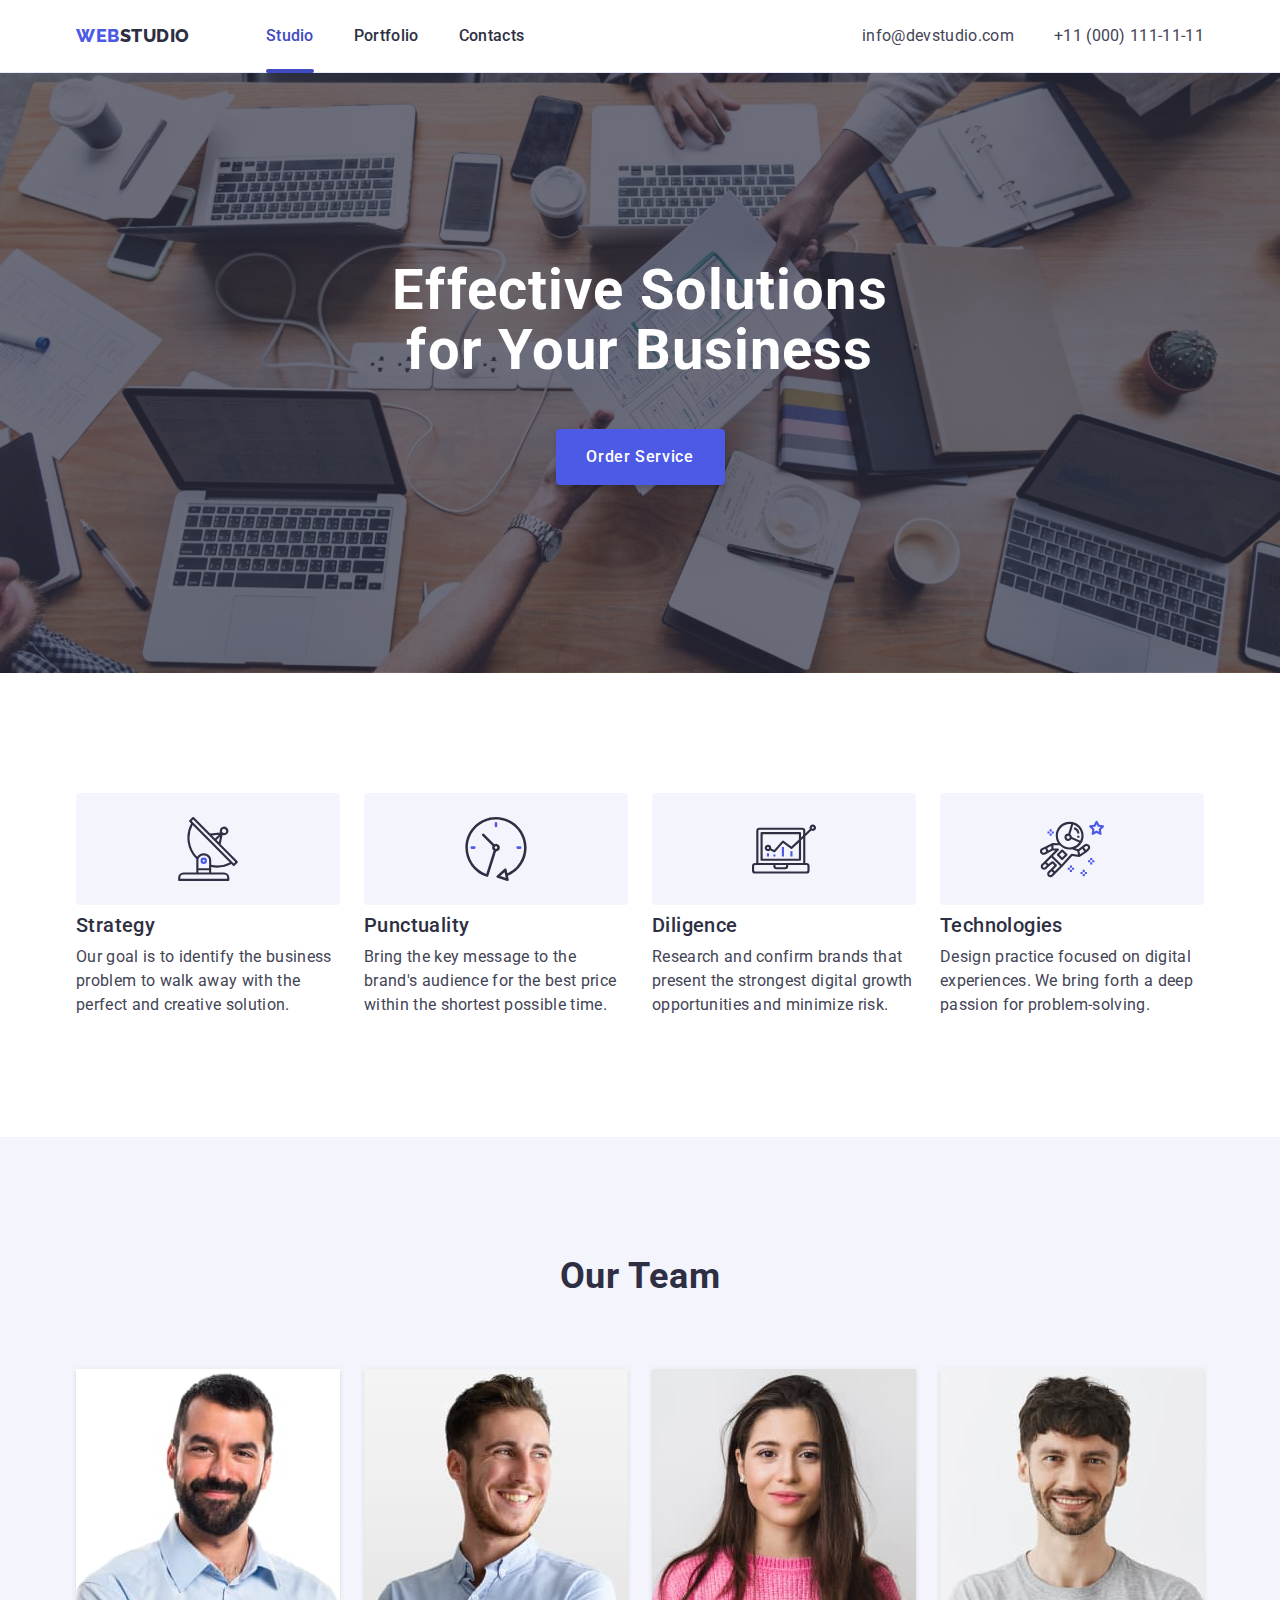
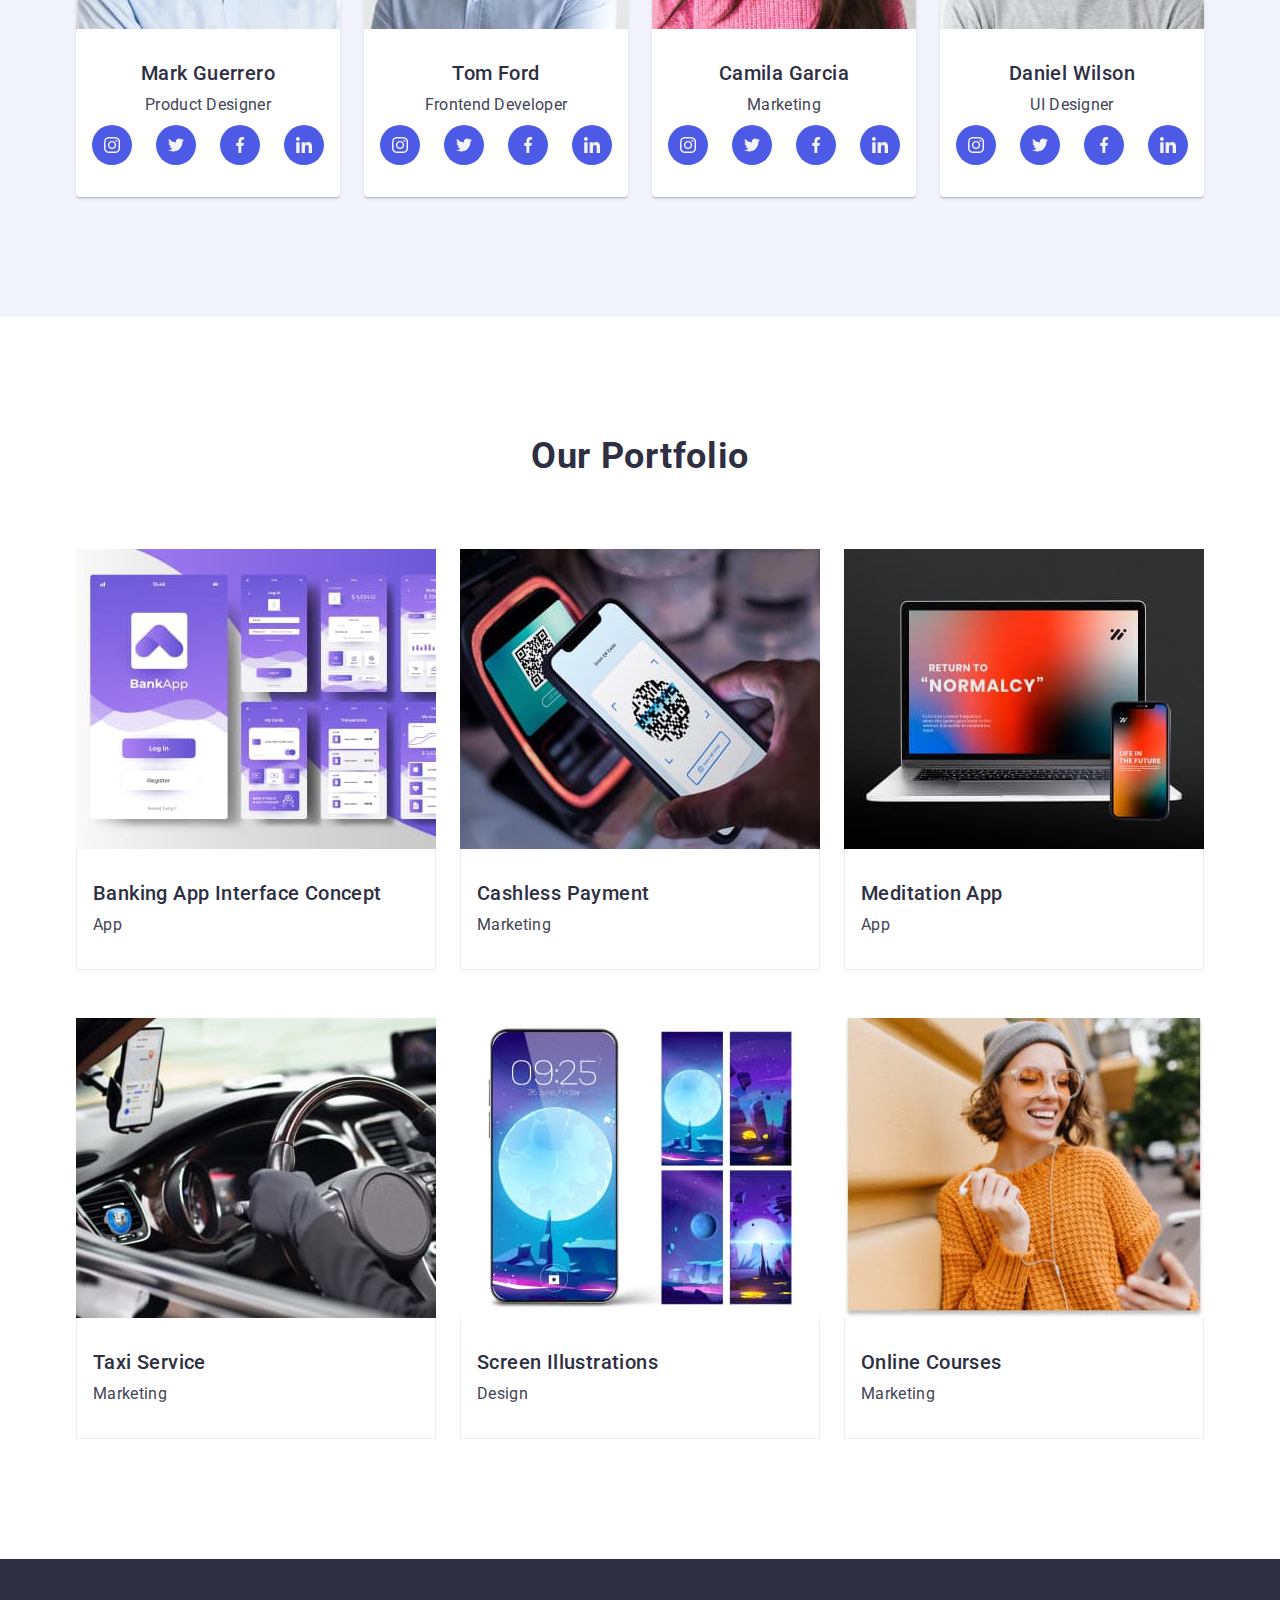
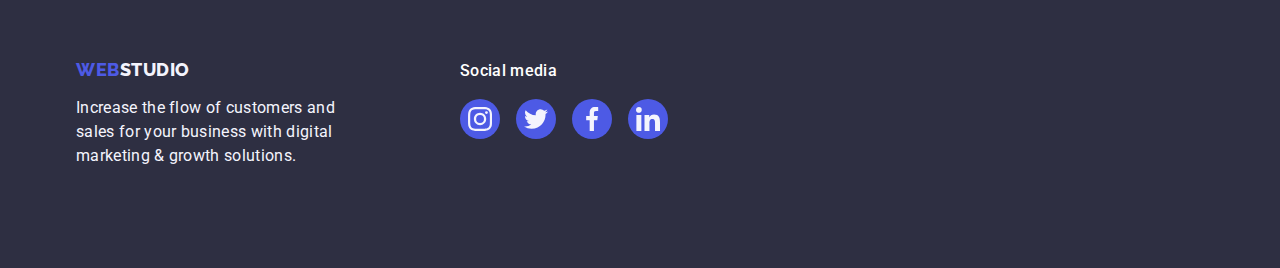
<file: index.html>
<!DOCTYPE html>
<html lang="en">
<head>
    <meta charset="UTF-8">
    <meta http-equiv="X-UA-Compatible" content="IE=edge">
    <meta name="viewport" content="width=device-width, initial-scale=1.0">
    <title>Web-studio</title>
    <link rel="preconnect" href="https://fonts.googleapis.com">
    <link rel="preconnect" href="https://fonts.gstatic.com" crossorigin>
    <link href="https://fonts.googleapis.com/css2?family=Raleway:wght@800&family=Roboto:wght@400;500;700;900&display=swap" rel="stylesheet">
    <link rel="stylesheet" href="https://cdnjs.cloudflare.com/ajax/libs/modern-normalize/2.0.0/modern-normalize.min.css">
    <link rel="stylesheet" href="css/styles.css">
</head>
<body>
<!--Голова-->
    <header class="header">
       <div class="container header-nav">
<!--Навігація-->
           <nav class="navigation">
                <a href="./index.html" class="link-logo link">Web<span class="logo-studio-header">Studio</span></a>
                <ul class="header-list list">
                    <li class="header-items">
                        <a href="./index.html" class="header-links link current">Studio</a>
                    </li>
                    <li class="header-items">
                        <a href="" class="header-links link">Portfolio</a>
                    </li>
                    <li class="header-items">
                        <a href="" class="header-links link">Contacts</a>
                    </li>
                </ul>
           </nav>
<!--Адреси-->
         <address class="address">
            <ul class="address-list list">
                <li class="address-items"> <a href="mailto:info@devstudio.com" class="address-links link">info@devstudio.com</a>
                </li>
                <li class="address-items"> <a href="tel:+110001111111" class="address-links link">+11 (000) 111-11-11</a>
                </li>
             </ul>
         </address>
       </div>
    </header>
    <main>
<!--Секція Герой-->
        <section class="hero">
            <div class="container hero-box">
                <h1 class="hero-name">Effective Solutions for Your Business</h1>
                <button type="button" class="order-btn">Order Service</button>
            </div>
        </section>
<!--Секція переваги-->
       <section class="section-benefits">
          <div class="container">
            <h2 class="benefits-title visually-hidden">our benefits</h2>
                <ul class="benefits-list list">
                    <li class="benefits-items"> 
                        <div class="benefits-icons-cover">
                         <svg class="benefits-icons" width="64" height="64">
                            <use href="./images/icons.svg#icon-antenna"></use>
                         </svg> 
                        </div>
                      <h3 class="benefits-items-name">Strategy</h3><p class="benefits-text">Our goal is to identify the business problem to walk away with the perfect and creative solution. </p></li>
                    <li class="benefits-items"> 
                        <div class="benefits-icons-cover">
                            <svg class="benefits-icons" width="64" height="64">
                                <use href="./images/icons.svg#icon-clock"></use>
                             </svg> 
                        </div>
                      <h3 class="benefits-items-name">Punctuality</h3><p class="benefits-text">Bring the key message to the brand's audience for the best price within the shortest possible time.</p></li>
                    <li class="benefits-items"> 
                        <div class="benefits-icons-cover">
                            <svg class="benefits-icons" width="64" height="64">
                                <use href="./images/icons.svg#icon-diagram"></use>
                             </svg> 
                        </div>
                      <h3 class="benefits-items-name">Diligence</h3><p class="benefits-text">Research and confirm brands that present the strongest digital growth opportunities and minimize risk.</p></li>
                    <li class="benefits-items"> 
                        <div class="benefits-icons-cover">
                            <svg class="benefits-icons" width="64" height="64">
                                <use href="./images/icons.svg#icon-astronaut"></use>
                             </svg> 
                        </div>
                      <h3 class="benefits-items-name">Technologies</h3><p class="benefits-text">Design practice focused on digital experiences. We bring forth a deep passion for problem-solving.</p></li>
                </ul>
           </div>
        </section>
<!--Секція команда-->
           <section class="section-team">
                <div class="container">
                    <h2 class="team-title">Our Team</h2>
                    <ul class="team-list list">
                        <li class="team-list-items"> <img src="./images/img4.jpg" alt="mark guerrero"
                            width="264" height="260">
                        <div class="container-team">
                            <h3 class="team-names">Mark Guerrero</h3>
                            <p class="team-positions">Product Designer</p>
                            <ul class="team-soc-list list">
                                <li class="team-soc-items">
                                    <a href="" class="team-soc-links link">
                                        <svg class="team-social-icons" width="16" height="16">
                                            <use href="./images/icons.svg#icon-insta"></use>
                                        </svg>
                                    </a>
                                </li>
                                <li class="team-soc-items">
                                    <a href="" class="team-soc-links link">
                                        <svg class="team-social-icons" width="16" height="16">
                                            <use href="./images/icons.svg#icon-twitter"></use>
                                        </svg>
                                    </a>
                                </li>
                                <li class="team-soc-items">
                                    <a href="" class="team-soc-links link">
                                        <svg class="team-social-icons" width="16" height="16">
                                            <use href="./images/icons.svg#icon-facebook"></use>
                                        </svg>
                                    </a>
                                </li>
                                <li class="team-soc-items">
                                    <a href="" class="team-soc-links link">
                                        <svg class="team-social-icons" width="16" height="16">
                                            <use href="./images/icons.svg#icon-linkedin"></use>
                                        </svg>
                                    </a>
                                </li>
                             </ul>
                         </div>
                        </li>
                        <li class="team-list-items"> <img src="./images/img5.jpg" alt="tom ford"
                            width="264" height="260">
                        <div class="container-team">
                            <h3 class="team-names">Tom Ford</h3>
                            <p class="team-positions">Frontend Developer</p>
                            <ul class="team-soc-list list">
                                <li class="team-soc-items">
                                    <a href="" class="team-soc-links link">
                                        <svg class="team-social-icons" width="16" height="16">
                                            <use href="./images/icons.svg#icon-insta"></use>
                                        </svg>
                                    </a>
                                </li>
                                <li class="team-soc-items">
                                    <a href="" class="team-soc-links link">
                                        <svg class="team-social-icons" width="16" height="16">
                                            <use href="./images/icons.svg#icon-twitter"></use>
                                        </svg>
                                    </a>
                                </li>
                                <li class="team-soc-items">
                                    <a href="" class="team-soc-links link">
                                        <svg class="team-social-icons" width="16" height="16">
                                            <use href="./images/icons.svg#icon-facebook"></use>
                                        </svg>
                                    </a>
                                </li>
                                <li class="team-soc-items">
                                    <a href="" class="team-soc-links link">
                                        <svg class="team-social-icons" width="16" height="16">
                                            <use href="./images/icons.svg#icon-linkedin"></use>
                                        </svg>
                                    </a>
                                </li>
                             </ul>
                        </div>
                     </li>
                        <li class="team-list-items"><img src="./images/img6.jpg" alt="camila garcia"
                            width="264" height="260">
                        <div class="container-team">
                            <h3 class="team-names">Camila Garcia</h3>
                            <p class="team-positions">Marketing</p>
                            <ul class="team-soc-list list">
                                <li class="team-soc-items">
                                    <a href="" class="team-soc-links link">
                                        <svg class="team-social-icons" width="16" height="16">
                                            <use href="./images/icons.svg#icon-insta"></use>
                                        </svg>
                                    </a>
                                </li>
                                <li class="team-soc-items">
                                    <a href="" class="team-soc-links link">
                                        <svg class="team-social-icons" width="16" height="16">
                                            <use href="./images/icons.svg#icon-twitter"></use>
                                        </svg>
                                    </a>
                                </li>
                                <li class="team-soc-items">
                                    <a href="" class="team-soc-links link">
                                        <svg class="team-social-icons" width="16" height="16">
                                            <use href="./images/icons.svg#icon-facebook"></use>
                                        </svg>
                                    </a>
                                </li>
                                <li class="team-soc-items">
                                    <a href="" class="team-soc-links link">
                                        <svg class="team-social-icons" width="16" height="16">
                                            <use href="./images/icons.svg#icon-linkedin"></use>
                                        </svg>
                                    </a>
                                </li>
                             </ul>
                        </div>
                     </li>
                        <li class="team-list-items"><img src="./images/img7.jpg" alt="daniel wilson"
                            width="264" height="260">
                        <div class="container-team">
                            <h3 class="team-names">Daniel Wilson</h3>
                            <p class="team-positions">UI Designer</p>
                            <ul class="team-soc-list list">
                                <li class="team-soc-items">
                                   <a class="team-soc-links link">
                                        <svg class="team-social-icons" width="16" height="16">
                                            <use href="./images/icons.svg#icon-insta"></use>
                                        </svg>
                                   </a>
                                </li>
                                <li class="team-soc-items">
                                    <a class="team-soc-links link">
                                        <svg class="team-social-icons" width="16" height="16">
                                            <use href="./images/icons.svg#icon-twitter"></use>
                                        </svg>
                                    </a>
                                </li>
                                <li class="team-soc-items">
                                    <a class="team-soc-links link">
                                        <svg class="team-social-icons" width="16" height="16">
                                            <use href="./images/icons.svg#icon-facebook"></use>
                                        </svg>
                                    </a>
                                </li>
                                <li class="team-soc-items">
                                    <a class="team-soc-links link">
                                        <svg class="team-social-icons" width="16" height="16">
                                            <use href="./images/icons.svg#icon-linkedin"></use>
                                        </svg>
                                    </a>
                                </li>
                             </ul>
                         </div>
                        </li>
                    </ul>
                </div>
       </section>
<!--Секція наше портфоліо-->
         <section class="section-our-portfolio">
            <div class="container">
                <h2 class="portfolio-title">Our Portfolio</h2>
                <ul class="portfolio-list list">
                    <li class="portfolio-list-icons">
                       <div class="portfolio-cover-wrap">
                            <img
                              src="./images/bank-app1.jpg"
                              alt="bank-app"
                              width="360"
                              height="300"
                            />
                              <p class="portfolio-cover-text">
                                14 Stylish and User-Friendly App Design Concepts · Task
                                Manager App · Calorie Tracker App · Exotic Fruit Ecommerce
                                App · Cloud Storage App
                              </p>
                        </div>
                        <div class="container-portfolio-items">
                          <h2 class="portfolio-title-items">
                            Banking App Interface Concept
                          </h2>
                          <p class="portfolio-list-text">App</p>
                        </div>
                    </li>
                    <li class="portfolio-list-icons">
                        <div class="portfolio-cover-wrap">
                          <img
                            src="./images/qr-screen2.jpg"
                            alt="qr-screen"
                            width="360"
                            height="300"
                          />
                            <p class="portfolio-cover-text">
                              14 Stylish and User-Friendly App Design Concepts · Task
                              Manager App · Calorie Tracker App · Exotic Fruit Ecommerce
                              App · Cloud Storage App
                            </p>
                       </div>
                        <div class="container-portfolio-items">
                          <h2 class="portfolio-title-items">Cashless Payment</h2>
                          <p class="portfolio-list-text">Marketing</p>
                        </div>
                    </li>
                    <li class="portfolio-list-icons">
                        <div class="portfolio-cover-wrap">
                          <img
                            src="./images/computer-phone3.jpg"
                            alt="computer-phone"
                            width="360"
                            height="300"
                          />
                            <p class="portfolio-cover-text">
                              14 Stylish and User-Friendly App Design Concepts · Task
                              Manager App · Calorie Tracker App · Exotic Fruit Ecommerce
                              App · Cloud Storage App
                            </p>
                       </div>
                        <div class="container-portfolio-items">
                          <h2 class="portfolio-title-items">Meditation App</h2>
                          <p class="portfolio-list-text">App</p>
                        </div>
                    </li>
                    <li class="portfolio-list-icons">
                        <div class="portfolio-cover-wrap">
                          <img
                            src="./images/taxi4.jpg"
                            alt="taxi"
                            width="360"
                            height="300"
                          />
                            <p class="portfolio-cover-text">
                              14 Stylish and User-Friendly App Design Concepts · Task
                              Manager App · Calorie Tracker App · Exotic Fruit Ecommerce
                              App · Cloud Storage App
                            </p>
                       </div>
                        <div class="container-portfolio-items">
                          <h2 class="portfolio-title-items">Taxi Service</h2>
                          <p class="portfolio-list-text">Marketing</p>
                        </div>
                    </li>
                    <li class="portfolio-list-icons">
                        <div class="portfolio-cover-wrap">
                          <img
                            src="./images/screens-illustrations5.jpg"
                            alt="screens-illustrations"
                            width="360"
                            height="300"
                          />
                            <p class="portfolio-cover-text">
                              14 Stylish and User-Friendly App Design Concepts · Task
                              Manager App · Calorie Tracker App · Exotic Fruit Ecommerce
                              App · Cloud Storage App
                            </p>
                        </div>
                        <div class="container-portfolio-items">
                          <h2 class="portfolio-title-items">Screen Illustrations</h2>
                          <p class="portfolio-list-text">Design</p>
                        </div>
                    </li>
                    <li class="portfolio-list-icons">
                       <div class="portfolio-cover-wrap">
                          <img
                            src="./images/girl-glasses6.jpg"
                            alt="girl-glasses"
                            width="360"
                            height="300"
                          />
                            <p class="portfolio-cover-text">
                              14 Stylish and User-Friendly App Design Concepts · Task
                              Manager App · Calorie Tracker App · Exotic Fruit Ecommerce
                              App · Cloud Storage App
                            </p>
                       </div>
                        <div class="container-portfolio-items">
                          <h2 class="portfolio-title-items">Online Courses</h2>
                          <p class="portfolio-list-text">Marketing</p>
                        </div>
                    </li>
                  </ul>
            </div>
         </section>
    </main>
<!--Ножки-->
    <footer class="footer">
        <div class="container footer-wrap">
            <div class="footer-logo-text">
                <a href="./index.html" class="link-logo link">Web<span class="logo-studio-footer">Studio</span></a>
                <p class="footer-text">Increase the flow of customers and sales for your business with digital marketing & growth solutions.
                </p>
            </div>
            <div>
                <p class="footer-soc-title">Social media</p>
                  <ul class="footer-soc-list list">
                        <li class="footer-soc-items">
                            <a href="" class="footer-soc-links">
                                <svg class="footer-soc-icons" width="24" height="24">
                                    <use href="./images/icons.svg#icon-insta"></use>
                                </svg>
                            </a>
                        </li>
                        <li class="footer-soc-items">
                            <a href="" class="footer-soc-links">
                                <svg class="footer-soc-icons" width="24" height="24">
                                    <use href="./images/icons.svg#icon-twitter"></use>
                                </svg>
                            </a>
                        </li>
                        <li class="footer-soc-items">
                            <a href="" class="footer-soc-links">
                                <svg class="footer-soc-icons" width="24" height="24">
                                    <use href="./images/icons.svg#icon-facebook"></use>
                                </svg>
                            </a>
                        </li>
                        <li class="footer-soc-items">
                           <a href="" class="footer-soc-links">
                                <svg class="footer-soc-icons" width="24" height="24">
                                    <use href="./images/icons.svg#icon-linkedin"></use>
                                </svg>
                           </a>
                        </li>
                  </ul>
            </div>
        </div>
    </footer>
</body>
</html>
</file>
<file: css/styles.css>
:root {
  --btn-color: #f4f4fd;
  --btn-text-color: #4d5ae5;
  --main-color: #ffffff;
  --link-title-color: #2e2f42;
  --main-text-color: #434455;
  --hover-color: #404bbf;
  --border-btn-cl: #e7e9fc;
  --icons-color: #4d5ae5;
  --grey-color: #8e8f99;
  --ocean-color: #31d0aa;
}

body {
  font-family: "Roboto", sans-serif;
  color: var(--main-text-color);
  background-color: var(--main-color);
}

h1,
h2,
h3,
h4,
h5,
h6,
ul,
p {
  margin: 0;
  padding: 0;
}

img {
  display: block;
  width: 100%;
}

.container {
  width: 100%;
  max-width: 1158px;
  padding-left: 15px;
  padding-right: 15px;
  padding-top: 0;
  padding-bottom: 0;
  margin: 0 auto;
}

.list {
  margin: 0px;
  padding: 0px;
  list-style: none;
}

.link {
  text-decoration: none;
}

.visually-hidden {
  position: absolute;
  width: 1px;
  height: 1px;
  margin: -1px;
  border: 0;
  padding: 0;
  white-space: nowrap;
  clip-path: inset(100%);
  clip: rect(0 0 0 0);
  overflow: hidden;
}

.header {
  margin: 0;
  background: var(--main-color);
  border-bottom: 1px solid var(--border-btn-cl);
  box-shadow: 0px 2px 1px rgba(46, 47, 66, 0.08),
    0px 1px 1px rgba(46, 47, 66, 0.16), 0px 1px 6px rgba(46, 47, 66, 0.08);
}

.header-nav {
  display: flex;
  align-items: center;
}

.header-list {
  display: flex;
  gap: 40px;
}

/* .header-items + .header-items {
    margin-left: 40px;
  } */

/* .header-items:last-child {
  margin-right: 0px;
} */

/* .header-items::after {
  content: '';
  width: 48px;
  height: 4px;
  display: block;
  margin-right: 40px;
  border-radius: 2px;
  background-color: var(--hover-color);
} */

.header-links {
  display: block;
  padding-top: 24px;
  padding-bottom: 24px;
  font-weight: 500;
  font-size: 16px;
  line-height: 1.5;
  letter-spacing: 0.02em;
  color: var(--link-title-color);
}

.header-links:hover,
.header-links:focus {
  color: var(--hover-color);
}

.current {
  position: relative;
  color: var(--hover-color);
  transition: color 250ms cubic-bezier(0.4, 0, 0.2, 1);
}

.current::after {
  content: "";
  display: block;
  position: absolute;
  left: 0;
  bottom: -1px;
  width: 100%;
  height: 4px;
  background-color: var(--hover-color);
  border-radius: 2px;
}

.current:hover::after,
.current:active::after,
.current:focus::after {
  content: "";
  display: block;
  width: 100%;
  height: 4px;
  border-radius: 2px;
  background-color: var(--hover-color);
}

.navigation {
  display: flex;
  align-items: center;
}

.address {
  margin-left: auto;
  font-style: normal;
}

.address-list {
  display: flex;
  gap: 40px;
}

.address-items {
}

.address-links {
  display: block;
  padding: 24px 0px;
  transition: color 250ms cubic-bezier(0.4, 0, 0.2, 1);
}

.address-list .address-links {
  font-style: normal;
  font-weight: 400;
  font-size: 16px;
  line-height: 1.5;
  letter-spacing: 0.02em;
  color: var(--main-text-color);
}

.address-links:hover,
.address-links:focus {
  color: var(--hover-color);
}

.hero {
  max-width: 1440px;
  padding-bottom: 188px;
  padding-top: 188px;
  text-align: center;
  margin: 0;
  background-color: var(--link-title-color);
  background-image: linear-gradient(
      rgba(46, 47, 66, 0.7),
      rgba(46, 47, 66, 0.7)),
    url(../images/hero-bg.jpg);
  background-repeat: no-repeat;
  background-position: center;
  background-size: cover;
}

.hero-box {
  display: flex;
  flex-direction: column;
  align-items: center;
}

.hero-name {
  max-width: 496px;
  margin-left: auto;
  margin-right: auto;
  margin-bottom: 48px;
  font-size: 56px;
  line-height: 1.07;
  letter-spacing: 0.02em;
  text-align: center;
  color: var(--main-color);
}

.order-btn {
  display: block;
  text-align: center;
  min-width: 169px;
  height: 56px;
  border: none;
  font-family: inherit;
  font-weight: 500;
  font-size: 16px;
  line-height: 1.5;
  letter-spacing: 0.04em;
  color: var(--main-color);
  cursor: pointer;
  background-color: var(--btn-text-color);
  border-radius: 4px;
  text-align: center;
  box-shadow: 0px 4px 4px 0px rgba(0, 0, 0, 0.15);
  transition: background-color 250ms cubic-bezier(0.4, 0, 0.2, 1);
}

.order-btn:hover,
.order-btn:focus {
  background-color: var(--hover-color);
  box-shadow: 0px 4px 4px 0px rgba(0, 0, 0, 0.15);
}

.btn-items {
  display: inline-block;
  background-color: var(--btn-color);
  cursor: pointer;
  font-weight: 500;
  font-size: 16px;
  line-height: 1.5;
  letter-spacing: 0.04em;
  color: var(--btn-text-color);
  border-radius: 4px;
  border: 1px solid var(--border-btn-cl);
  padding: 12px 24px;
  text-align: center;
}

.btn-items:hover,
.btn-items:focus {
  background-color: var(--hover-color);
  color: var(--main-color);
  border-color: var(--hover-color);
  border: 1px solid transparent;
}

.link-logo {
  display: inline-block;
  margin-right: 76px;
  font-family: "Raleway", sans-serif;
  font-style: normal;
  font-weight: 800;
  font-size: 18px;
  line-height: 1.17;
  letter-spacing: 0.03em;
  text-transform: uppercase;
  color: var(--btn-text-color);
}

.footer .link-logo {
  margin-bottom: 16px;
}

.logo-studio-header {
  color: var(--link-title-color);
}

.logo-studio-footer {
  color: var(--btn-color);
}

.section-benefits {
  padding-top: 120px;
  padding-bottom: 120px;
}

.benefits-list {
  display: flex;
  gap: 24px;
}

.benefits-items {
  flex-basis: calc((100% - 3 * 24px) / 4);
}

.benefits-icons-cover {
  width: 264px;
  height: 112px;
  display: flex;
  align-items: center;
  justify-content: center;
  gap: 24px;
  margin-bottom: 8px;
  border-radius: 4px;
  background: var(--btn-color);
}

.benefits-icons {
}

.benefits-items-name {
  margin-bottom: 8px;
  font-weight: 500;
  font-size: 20px;
  line-height: 1.2;
  letter-spacing: 0.02em;
  color: var(--link-title-color);
}

.benefits-text {
  font-size: 16px;
  line-height: 24px;
  letter-spacing: 0.02em;
  color: var(--main-text-color);
}

.services-title {
  margin-bottom: 72px;
  font-size: 36px;
  line-height: 1.11;
  letter-spacing: 0.02em;
  text-align: center;
  text-transform: capitalize;
  color: var(--link-title-color);
}

.services-list {
  display: flex;
  gap: 24px;
}

.services-list-items {
  width: calc((100% - 48px) / 3);
}

.section-services {
  padding-bottom: 120px;
}

.section-team {
  padding: 120px 0;
  background: var(--btn-color);
}

.container-team {
  display: flex;
  flex-direction: column;
  text-align: center;
  padding: 32px 0;
  border-radius: 0px 0px 4px 4px;
}

.team-list {
  display: flex;
  align-items: center;
  justify-content: center;
  gap: 24px;
}

.team-title {
  margin-bottom: 72px;
  font-size: 36px;
  line-height: 1.11;
  letter-spacing: 0.02em;
  color: var(--link-title-color);
  text-align: center;
  text-transform: capitalize;
}

.team-list-items {
  background-color: var(--main-color);
  width: calc((100% - 72px) / 4);
  border-radius: 0px 0px 4px 4px;
  box-shadow: 0px 2px 1px 0px rgba(46, 47, 66, 0.08),
    0px 1px 1px 0px rgba(46, 47, 66, 0.16),
    0px 1px 6px 0px rgba(46, 47, 66, 0.08);
}

.team-names {
  margin-bottom: 8px;
  font-weight: 500;
  font-size: 20px;
  line-height: 1.2;
  letter-spacing: 0.02em;
  color: var(--link-title-color);
}

.team-positions {
  margin-bottom: 8px;
  font-size: 16px;
  line-height: 1.5;
  letter-spacing: 0.02em;
  color: var(--main-text-color);
}

.team-soc-list {
  display: flex;
  justify-content: center;
  gap: 24px;
}

.team-soc-links {
  display: flex;
  align-items: center;
  justify-content: center;
  width: 100%;
  height: 100%;
  border-radius: 50%;
  background-color: var(--icons-color);
  cursor: pointer;
  transition: background-color 250ms cubic-bezier(0.4, 0, 0.2, 1);
}

.team-soc-links:hover,
.team-soc-links:focus {
  background-color: var(--hover-color);
}

.team-soc-items {
  width: 40px;
  height: 40px;
}
.team-social-icons {
  fill: var(--btn-color);
}

.section-our-portfolio {
  padding: 120px 0 120px;
  background-color: var(--main-color);
}

.portfolio-title {
  padding-bottom: 72px;
  color: var(--link-title-color);
  text-align: center;
  font-size: 36px;
  font-weight: 700;
  line-height: 1.11;
  letter-spacing: 0.72px;
  text-transform: capitalize;
}

/* .customers-icons:hover,
.customers-icons:focus {
  fill: var(--hover-color);
} */

.footer {
  padding-top: 100px;
  padding-bottom: 100px;
  background: var(--link-title-color);
}

.footer-text {
  max-width: 264px;
  font-size: 16px;
  line-height: 1.5;
  letter-spacing: 0.02em;
  color: var(--btn-color);
}

.footer-soc-title {
  margin-bottom: 16px;
  font-size: 16px;
  font-weight: 500;
  line-height: 1.5;
  letter-spacing: 0.32px;
  color: var(--main-color);
}

.footer-soc-list {
  display: flex;
  gap: 16px;
}

.footer-soc-items {
  width: 40px;
  height: 40px;
  color: var(--btn-color);
}

.footer-soc-links {
  display: flex;
  align-items: center;
  justify-content: center;
  width: 100%;
  height: 100%;
  border-radius: 50%;
  background-color: var(--icons-color);
  cursor: pointer;
  transition: background-color 250ms cubic-bezier(0.4, 0, 0.2, 1);
}

.footer-soc-links:hover {
  background-color: var(--ocean-color);
}
.footer-soc-links:focus {
  background-color: var(--ocean-color);
}

.footer-soc-icons {
  fill: var(--btn-color);
}

.footer-wrap {
  display: flex;
  align-items: baseline;
}

.footer-logo-text {
  margin-right: 120px;
}

/* .main-portfolio {
  background-color: var(--main-color);
  padding-top: 96px;
  padding-bottom: 120px;
} */

/* .list-btn {
  margin-bottom: 72px;
  display: flex;
  align-items: flex-start;
  justify-content: center;
  gap: 24px;
} */

.portfolio-list {
  display: flex;
  justify-content: center;
  flex-wrap: wrap;
  row-gap: 48px;
  column-gap: 24px;
}

.portfolio-list-icons {
  flex-basis: calc((100% - 48px) / 3);
  transition: box-shadow 250ms cubic-bezier(0.4, 0, 0.2, 1);
}

.portfolio-list-icons:hover {
  box-shadow: 0px 1px 6px rgba(46, 47, 66, 0.08),
    0px 1px 1px rgba(46, 47, 66, 0.16), 0px 2px 1px rgba(46, 47, 66, 0.08);
}

.portfolio-list-icons:hover .portfolio-cover-text,
.portfolio-list-icons:focus .portfolio-cover-text {
  transform: translateY(0);
}

.container-portfolio-items {
  padding: 32px 16px;
  border: 1px solid var(--border-btn-cl);
  border-top: none;
}

.portfolio-title-items {
  margin-bottom: 8px;
  font-weight: 500;
  font-size: 20px;
  line-height: 1.2;
  letter-spacing: 0.02em;
  color: var(--link-title-color);
}

.portfolio-list-text {
  font-size: 16px;
  line-height: 1.5;
  letter-spacing: 0.02em;
  color: var(--main-text-color);
}

.portfolio-cover-wrap {
  position: relative;
  overflow: hidden;
}

/* .portfolio-cover {
  position: absolute;
  top: 0;
  width: 100%;
  height: 100%;
  background-color: var(--btn-text-color);
  transform: translateY(100%);
  transition: transform 250ms cubic-bezier(0.4, 0, 0.2, 1);
} */

.portfolio-cover-text {
  width: 100%;
  height: 100%;
  position: absolute;
  top: 0;
  padding: 40px 32px;
  font-size: 16px;
  line-height: 1.5;
  letter-spacing: 0.02em;
  color: var(--btn-color);
  background-color: var(--btn-text-color);
  transform: translateY(100%);
  transition: transform 250ms cubic-bezier(0.4, 0, 0.2, 1);
}
</file>
